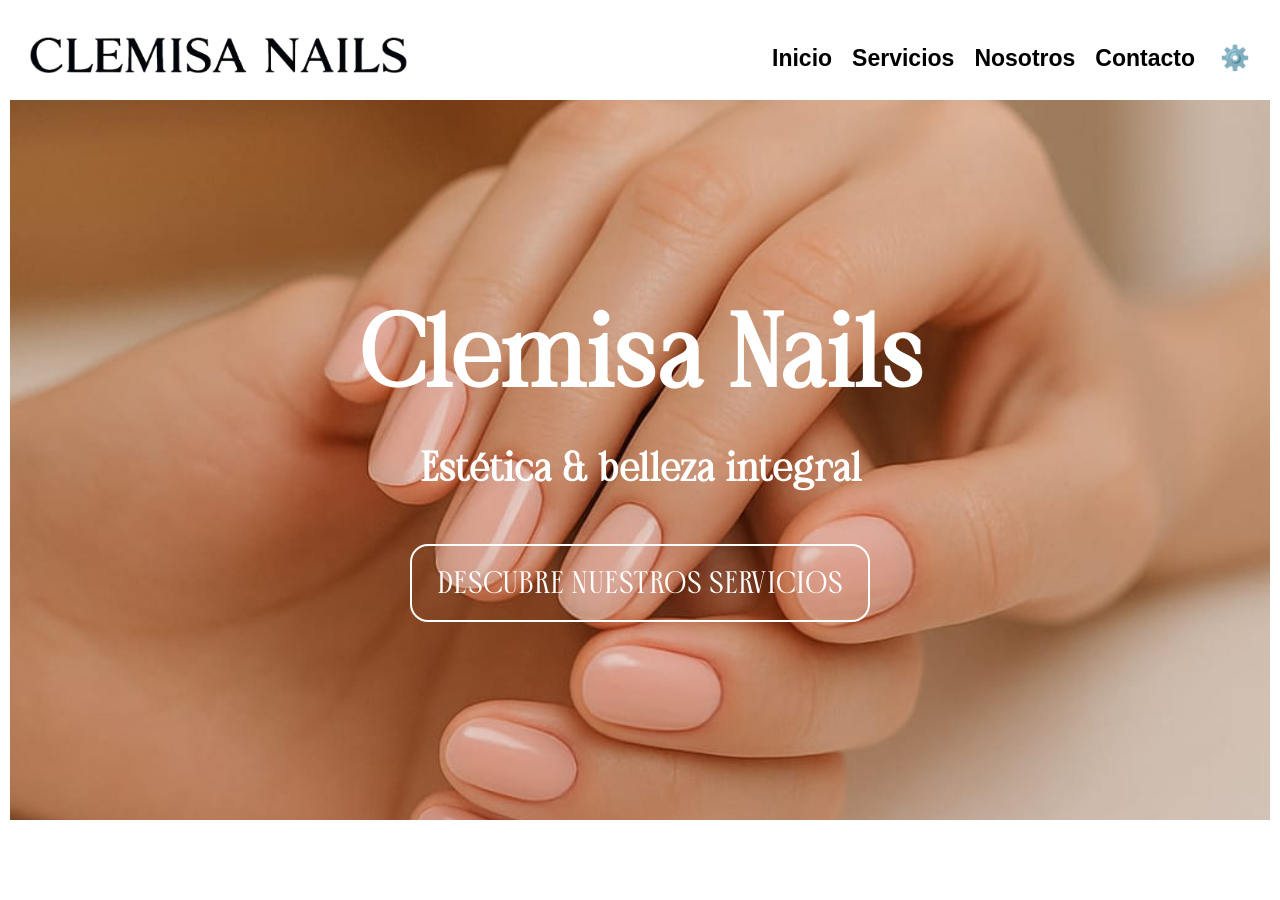
<file: index.html>
<!DOCTYPE html>
<html lang="es">
<head>
    <meta charset="UTF-8">
    <meta name="viewport" content="width=device-width, initial-scale=1.0">
    <title>Inicio</title>
    <script src="js/nav-bar.js" defer></script>
    <link rel="stylesheet" href="css/styles.css">
</head>
<body>
    <nav-bar>
    </nav-bar>
    <section class="FondoInicio">
        <div class="ContenidoInicio">
            <h1>Clemisa Nails</h1>
            <h2>Estética & belleza integral</h2>
            <a href="servicios.html">
                <button>DESCUBRE NUESTROS SERVICIOS</button>
            </a>
        </div>
    </section>
</body>
</html>
</file>
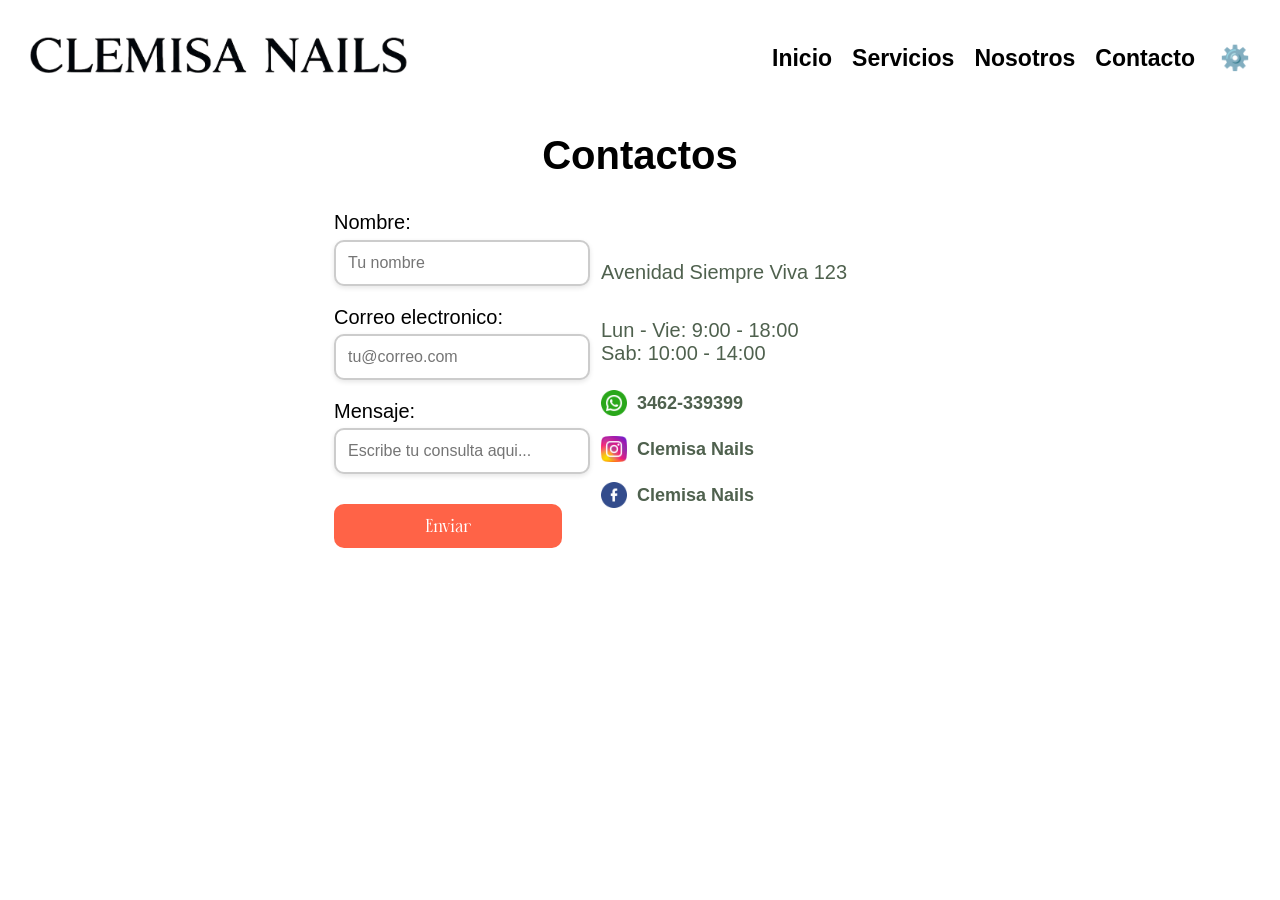
<file: contacto.html>
<!DOCTYPE html>
<html lang="en">
<head>
    <meta charset="UTF-8">
    <meta name="viewport" content="width=device-width, initial-scale=1.0">
    <title>Contacto</title>
    <link rel="stylesheet" href="css/styles.css">
    <script src="js/nav-bar.js" defer></script>
</head>
<body>
    <nav-bar></nav-bar>
    <section class="FormularioContacto">
        <h1>Contactos</h1>
        <div class="Contenedor">
            <div class="Formulario">
                <label for="nombre">Nombre:</label>
                <input type="text" id="nombre" name="nombre" placeholder="Tu nombre">
                <label for="email">Correo electronico:</label>
                <input type="email" id="email" name="email" placeholder="tu@correo.com">
                <label for="mensaje">Mensaje:</label>
                <input type="mensaje" id="mensaje" rows="5" placeholder="Escribe tu consulta aqui...">
                <button type="submit">Enviar</button>
            </div>
            <div class="RedesContacto">
                <p>Avenidad Siempre Viva 123</p>
                <p>
                    Lun - Vie: 9:00 - 18:00 <br>
                    Sab: 10:00 - 14:00
                </p>
                <a href="#" target="_blank">
                    <img src="img/wp.png" alt="">3462-339399</a>
                <a href="#" target="_blank">
                    <img src="img/ig.png" alt="">Clemisa Nails</a>
                <a href="#" target="_blank">
                    <img src="img/fb.png" alt="">Clemisa Nails</a>
            </div>
        </div>
    </section>
</body>
</html>
</file>
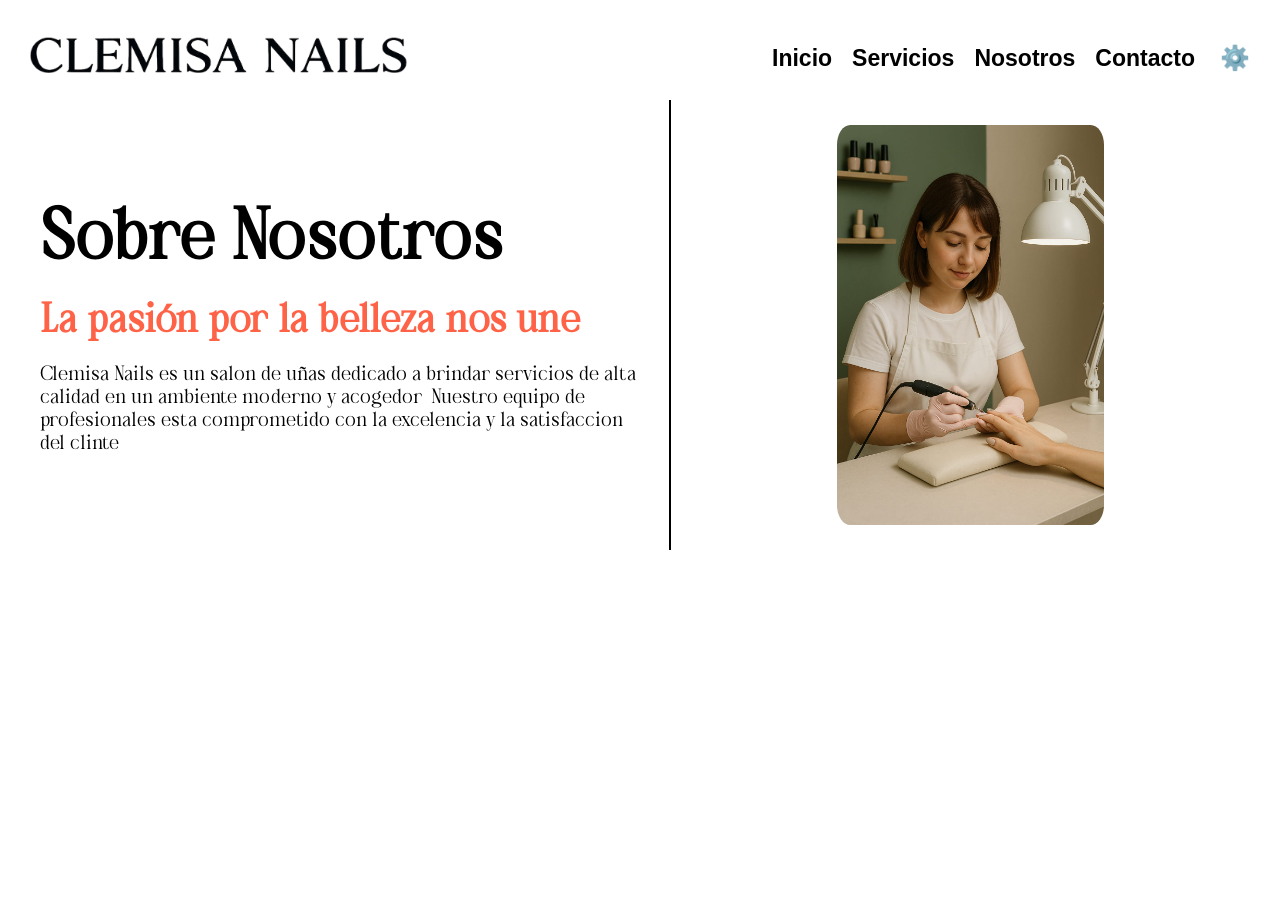
<file: nosotros.html>
<!DOCTYPE html>
<html lang="en">
<head>
    <meta charset="UTF-8">
    <meta name="viewport" content="width=device-width, initial-scale=1.0">
    <title>Nosotros</title>
    <script src="js/nav-bar.js" defer></script>
    <link rel="stylesheet" href="css/styles.css">
</head>
<body>
    <nav-bar></nav-bar>
    <section class="InformacionNosotros">
        <div class="Info">
            <h1>Sobre Nosotros</h1>
            <h2>La pasión por la belleza nos une.</h2>
            <p>Clemisa Nails es un salon de uñas dedicado a brindar servicios de alta calidad en un ambiente moderno y acogedor. Nuestro equipo de profesionales esta comprometido con la excelencia y la satisfaccion del clinte.</p>
        </div>
        <div class="Imagen">
            <img src="img/nosotros.jpeg" alt="Nosotros">
        </div>
    </section>
</body>
</html>
</file>
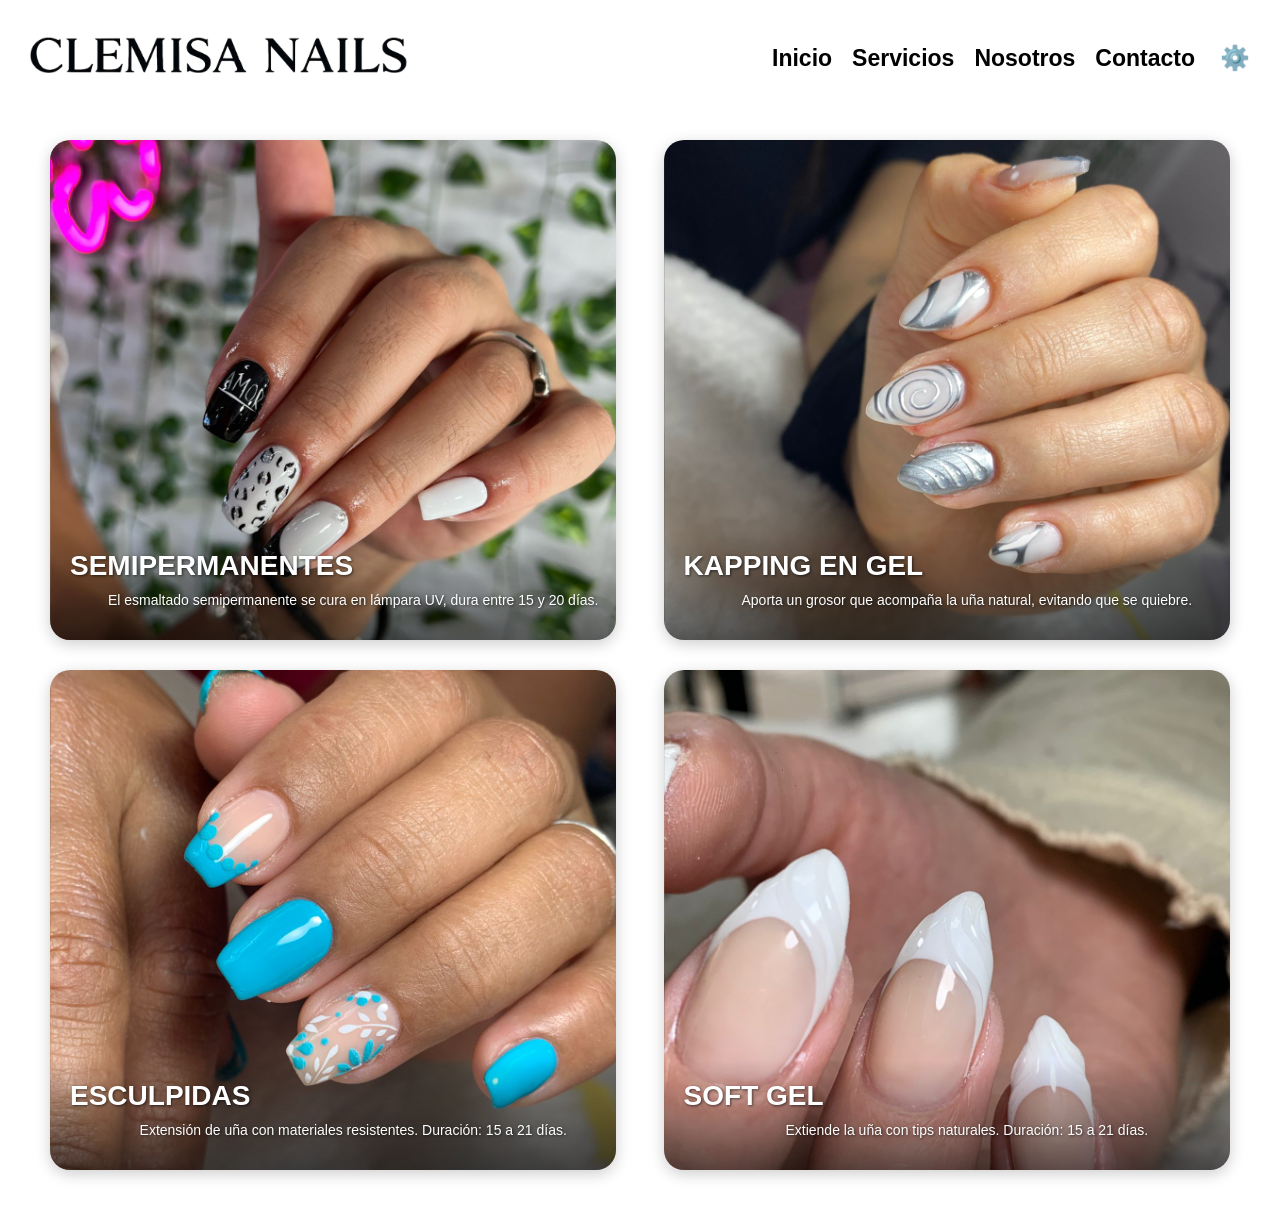
<file: servicios.html>
<!DOCTYPE html>
<html lang="es">
<head>
    <meta charset="UTF-8">
    <meta name="viewport" content="width=device-width, initial-scale=1.0">
    <title>Servicios</title>    
    <link rel="stylesheet" href="css/styles.css">
    <script src="js/nav-bar.js" defer></script>
    <script src="js/tarjeta-servicio.js" defer></script>
</head>
<body>
    <nav-bar></nav-bar>

    <section class="Servicios">
        <tarjeta-servicio 
            titulo="SEMIPERMANENTES" 
            descripcion="El esmaltado semipermanente se cura en lámpara UV, dura entre 15 y 20 días."
            imagen="img/serv1.jpeg">
        </tarjeta-servicio>

        <tarjeta-servicio 
            titulo="KAPPING EN GEL" 
            descripcion="Aporta un grosor que acompaña la uña natural, evitando que se quiebre."
            imagen="img/serv2.jpeg">
        </tarjeta-servicio>

        <tarjeta-servicio 
            titulo="ESCULPIDAS" 
            descripcion="Extensión de uña con materiales resistentes. Duración: 15 a 21 días."
            imagen="img/serv3.jpeg">
        </tarjeta-servicio>

        <tarjeta-servicio 
            titulo="SOFT GEL" 
            descripcion="Extiende la uña con tips naturales. Duración: 15 a 21 días."
            imagen="img/serv4.jpeg">
        </tarjeta-servicio>
    </section>
</body>
</html>
</file>
<file: css/styles.css>
@font-face {
    font-family: 'Amarieta';
    src: url('../font/Amarieta.otf') format('truetype');
}

body {
    margin: 10px;
    font-family: Arial, Helvetica, sans-serif;
}

/*Inicio*/

.FondoInicio {
    background-image: url(../img/fondo.jpeg);
    background-size: cover;
    background-position: center;
    height: 80dvh;
    position: relative;
    display: flex;
    align-items: center;
    justify-content: center;
}

.ContenidoInicio {
    color: white;
    font-family: 'Amarieta';
    text-align: center;
    padding: 40px;
}

.ContenidoInicio h1 {
    font-size: 100px;
    margin: 0;
}

.ContenidoInicio h2 {
    font-size: 40px;
}

.ContenidoInicio button {
    background-color: transparent;
    border: 2px solid white;
    padding: 20px 25px;
    color: white;
    font-family: 'Amarieta';
    font-size: 30px;
    margin-top: 20px;
    border-radius: 18px;
    cursor: pointer;
}

.ContenidoInicio button:hover {
    background-color: white;
    color: black;
}

/*Nosotros*/

.InformacionNosotros {
    display: flex;
    height: 450px;
}

.Info {
    width: 50%;
    display: flex;
    justify-content: center;
    align-items: start;
    flex-direction: column;
    font-family: 'Amarieta';
    border-right: 2px solid black;
    padding: 30px;
}

.Info h1 {
    font-size: 70px;
}

.Info h2 {
    font-size: 40px;
    color: tomato;
}

.Info p {
    font-size: 20px;
}

.Info h1,
.Info h2,
.Info p {
    margin: 10px 0;
}

.Imagen {
    width: 50%;
    display: flex;
    justify-content: center;
    align-items: center;
}

.Imagen img {
    width: auto;
    height: 400px;
    border-radius: 5%;
}


/*Contacto*/

.Contenedor {
    display: flex;
    justify-content: space-evenly;
    width: 50%;
}

.FormularioContacto {
    display: flex;
    height: 500px;
    align-items: center;
    flex-direction: column;
    font-family: Arial, Helvetica, sans-serif;
}

.FormularioContacto h1 {
    font-size: 40px;
}

.FormularioContacto label,
.FormularioContacto p {
    font-size: 20px;
}

.Formulario {
    display: flex;
    flex-direction: column;
    justify-content: space-between;
}

.Formulario input {
    width: 100%;
    padding: 12px;
    margin-bottom: 15px;
    border: 2px solid #ccc;
    border-radius: 10px;
    font-size: 16px;
    font-family: Arial, Helvetica, sans-serif;
    box-shadow: 0 2px 5px rgba(0, 0, 0, 0.1);
    transition: border 0.3s, box-shadow 0.3s;
}

.Formulario input:focus {
    border: 2px solid #4F614E;
    box-shadow: 0 0 10px rgba(121, 160, 133, 0.5);
    outline: none;
}

.Formulario button {
    padding: 12px 20px;
    background-color: tomato;
    color: white;
    border: none;
    border-radius: 10px;
    font-size: 18px;
    font-family: 'Amarieta';
    cursor: pointer;
    transition: background-color 0.3s;
    margin-top: 10px;
}

.Formulario button:hover {
    background-color: #ff8c6f;
}

.RedesContacto {
    display: flex;
    flex-direction: column;
    justify-content: center;
    padding: 30px;
    font-size: 18px;
    color: #4F614E;
    width: 50%;
}

.RedesContacto p {
    margin-bottom: 15px;
}

.RedesContacto a {
    display: flex;
    align-items: center;
    text-decoration: none;
    color: #4F614E;
    margin: 10px 0;
    font-weight: bold;
    transition: color 0.3s;
}

.RedesContacto a:hover {
    color: #79A085;
}

.RedesContacto img {
    width: 26px;
    height: 26px;
    margin-right: 10px;
}

/*Servicios*/

.Servicios {
    display: flex;
    flex-wrap: wrap;
    justify-content: space-between;
    gap: 30px;
    padding: 40px;
}

tarjeta-servicio {
    width: 48%;
}


@media (max-width: 768px) {
    .FondoInicio {
        flex-direction: column;
        height: 60vh;
        padding: 20px;
    }

    .ContenidoInicio h1 {
        font-size: 50px;
    }

    .ContenidoInicio h2 {
        font-size: 24px;
    }

    .ContenidoInicio button {
        font-size: 20px;
        padding: 12px 16px;
    }

    .InformacionNosotros {
        flex-direction: column;
        height: auto;
    }

    .Info,
    .Imagen {
        width: 100%;
        border-right: none;
        padding: 20px;
    }

    .Imagen img {
        height: auto;
        width: 90%;
    }

    .Contenedor {
        flex-direction: column;
        width: 100%;
        align-items: center;
    }

    .FormularioContacto,
    .RedesContacto {
        width: 90%;
        padding: 20px;
    }

    .Formulario input {
        width: 100%;
    }

    .Servicios {
        flex-direction: column;
        padding: 20px;
    }

    tarjeta-servicio {
        width: 100%;
    }
}
</file>
